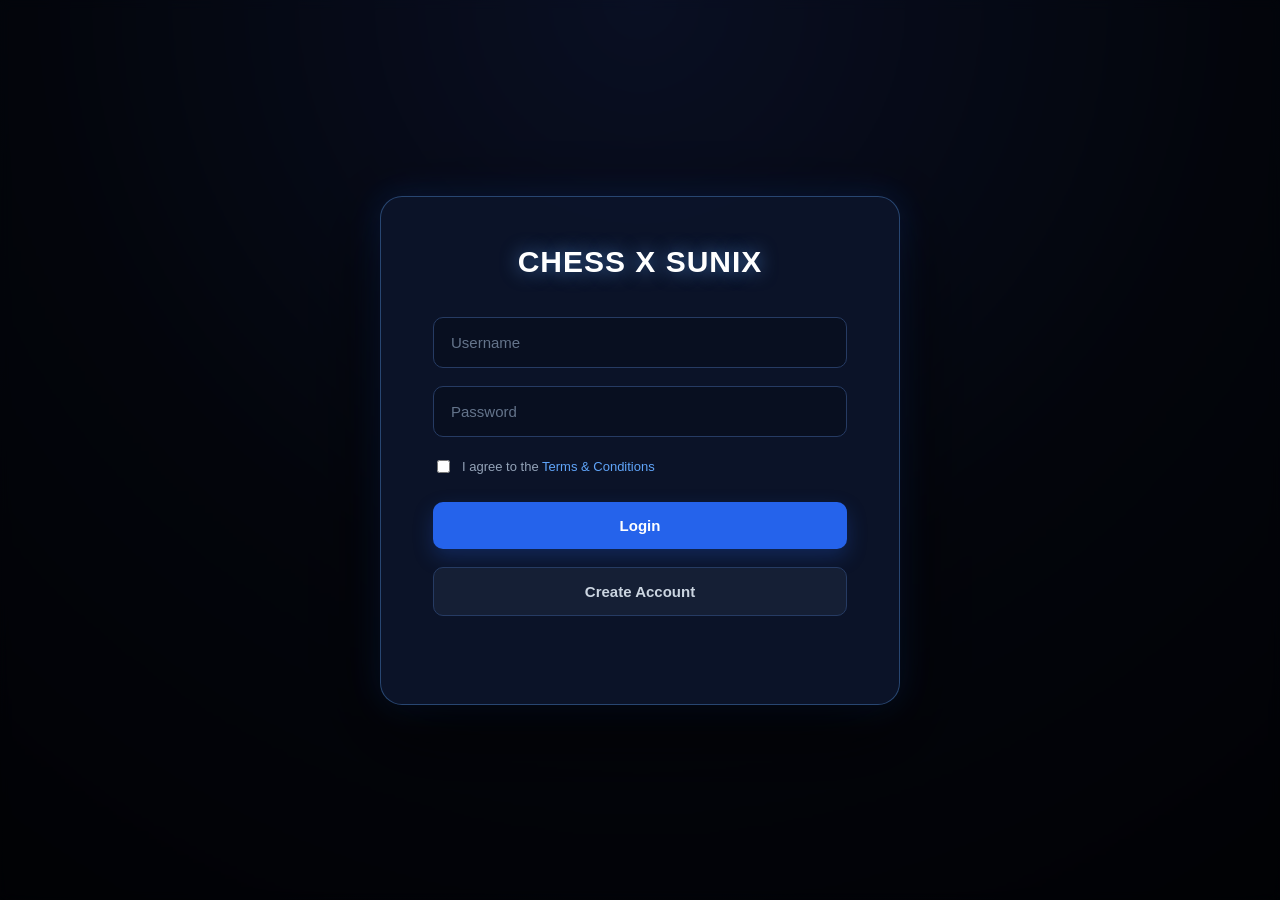
<file: accounts.html>
<!DOCTYPE html>
<html lang="en">

<head>

    <link rel="icon" type="image/png" href="favicon.png">

    <meta charset="UTF-8">
    <meta name="viewport" content="width=device-width, initial-scale=1.0">

    <title>Account — CHESS X SUNIX</title>

    <link rel="stylesheet" href="style.css">

</head>

<body>

<nav class="navbar">

    <div class="logo">
        CHESS X SUNIX
    </div>

    <div class="nav-links">

        <a href="index.html">Home</a>
        <a href="play.html">Play</a>
        <a href="puzzles.html">Puzzles</a>
        <a href="learn.html">Learn</a>
        <a href="tournaments.html">Tournaments</a>
        <a href="leaderboard.html">Leaderboard</a>
        <a href="accounts.html">Account</a>

    </div>

</nav>


<main class="account-page">

    <section class="account-card">

        <h1>Account</h1>

        <p id="account-welcome">
            Loading account...
        </p>


        <div class="account-section">

            <h2>👤 Profile</h2>

            <div class="account-info">

                <p>
                    <strong>Username:</strong>
                    <span id="account-username">Loading...</span>
                </p>

                <p>
                    <strong>User ID:</strong>
                    <span id="account-user-id">Loading...</span>
                </p>

                <p>
                    <strong>Account Level:</strong>
                    <span id="account-level">Loading...</span>
                </p>

            </div>

        </div>


        <div class="account-section">

            <h2>♟️ Chess Statistics</h2>

            <div class="account-stats">

                <div class="stat-card">
                    <strong id="account-rating">—</strong>
                    <span>Rating</span>
                </div>

                <div class="stat-card">
                    <strong id="account-games">—</strong>
                    <span>Games</span>
                </div>

                <div class="stat-card">
                    <strong id="account-wins">—</strong>
                    <span>Wins</span>
                </div>

                <div class="stat-card">
                    <strong id="account-losses">—</strong>
                    <span>Losses</span>
                </div>

                <div class="stat-card">
                    <strong id="account-draws">—</strong>
                    <span>Draws</span>
                </div>

            </div>

        </div>


        <div class="account-section">

            <h2>⚙️ Account</h2>

            <p>
                Account settings and CXSDB information
                will be added here.
            </p>

            <button onclick="logoutUser()">
                🚪 Log Out
            </button>

        </div>

    </section>

</main>


<script src="auth.js"></script>

<script>

    const user = getCurrentUser();


    if (!user) {

        window.location.href = "login.html";

    } else {

        document.getElementById(
            "account-welcome"
        ).textContent =
            "Welcome back, " + user.username + "!";


        document.getElementById(
            "account-username"
        ).textContent =
            user.username;


        document.getElementById(
            "account-user-id"
        ).textContent =
            user.id;


        /*
         * Account level will eventually come
         * directly from CXSDB_server.
         *
         * We do NOT determine ROOT from the
         * username in the browser.
         */

        const accountLevel =
            sessionStorage.getItem(
                "cxsdb_account_level"
            );


        document.getElementById(
            "account-level"
        ).textContent =
            accountLevel || "Loading...";

    }

</script>

</body>

</html>
</file>
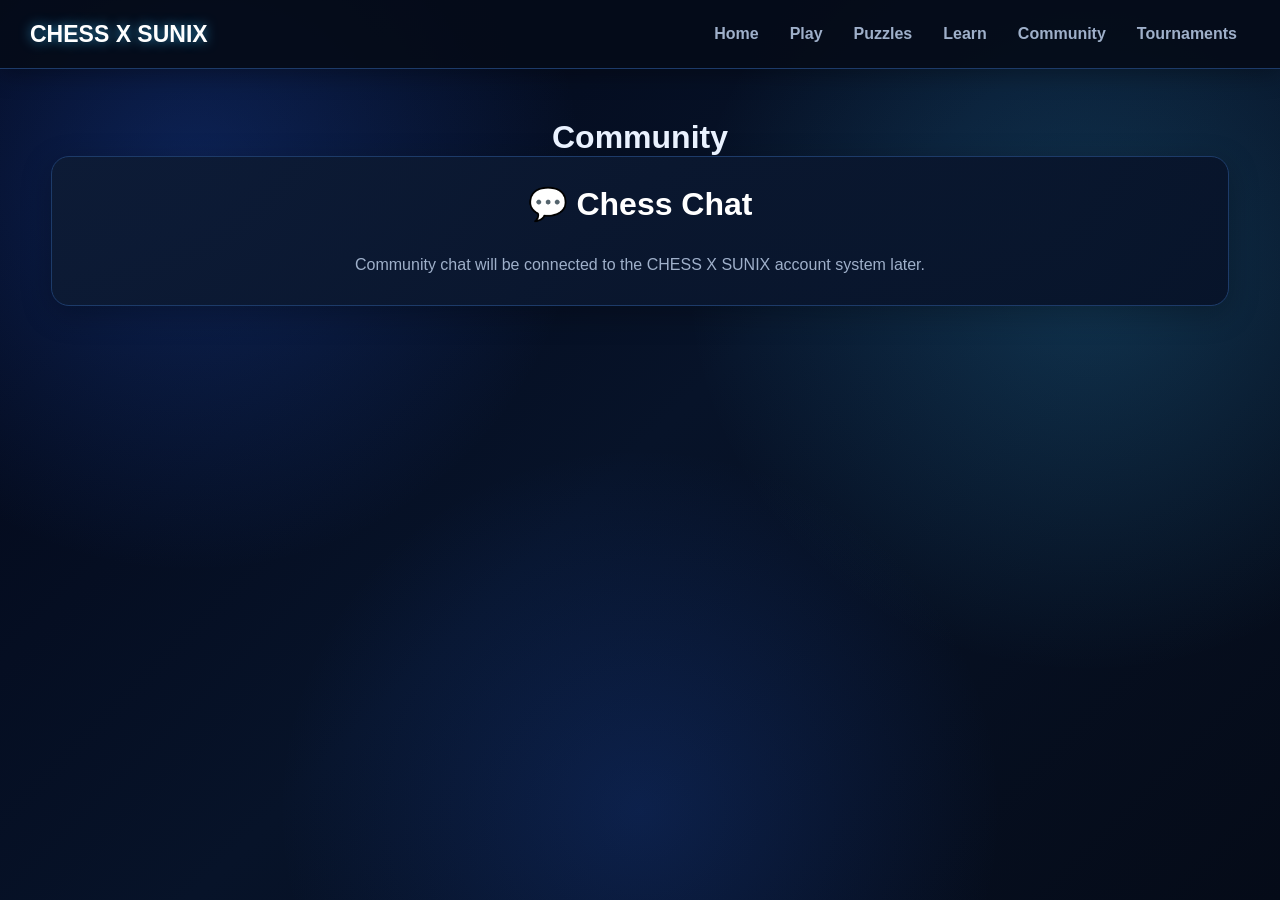
<file: community.html>
<!DOCTYPE html>
<html lang="en">

<head>

    <meta charset="UTF-8">
    <meta name="viewport" content="width=device-width, initial-scale=1.0">

    <title>Community — CHESS X SUNIX</title>

    <link rel="stylesheet" href="style.css">

</head>

<body>

<nav class="navbar">

    <div class="logo">CHESS X SUNIX</div>

    <div class="nav-links">

        <a href="index.html">Home</a>
        <a href="play.html">Play</a>
        <a href="puzzles.html">Puzzles</a>
        <a href="learn.html">Learn</a>
        <a href="community.html">Community</a>
        <a href="tournaments.html">Tournaments</a>

    </div>

</nav>


<main class="features">

    <h1>Community</h1>

    <div class="feature-card">

        <h2>💬 Chess Chat</h2>

        <p>
            Community chat will be connected to the CHESS X SUNIX
            account system later.
        </p>

    </div>

</main>

</body>

</html>
</file>
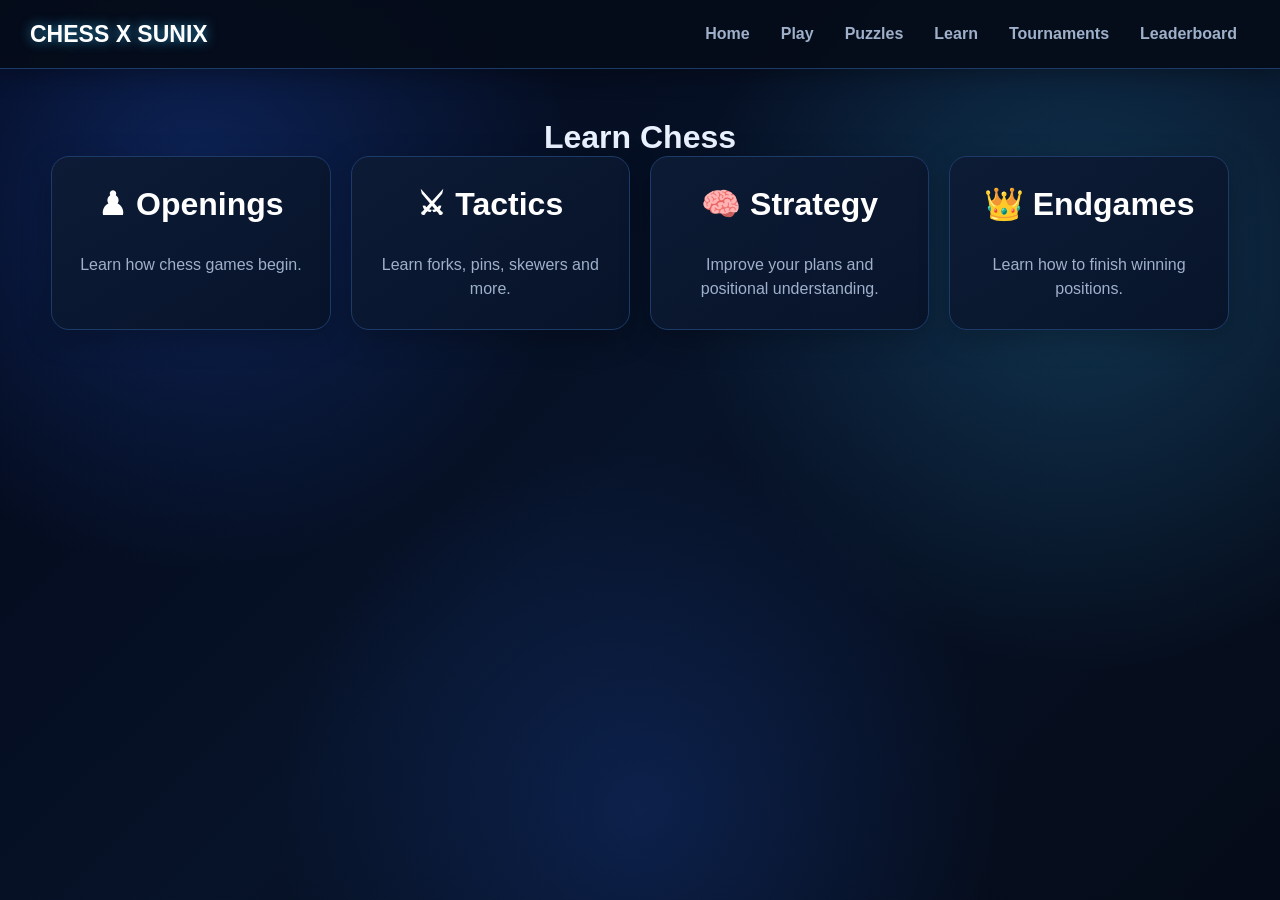
<file: learn.html>
<!DOCTYPE html>
<html lang="en">

<head>

    <link rel="icon" type="image/png" href="favicon.png">

    <meta charset="UTF-8">
    <meta name="viewport" content="width=device-width, initial-scale=1.0">

    <title>Learn — CHESS X SUNIX</title>

    <link rel="stylesheet" href="style.css">

</head>

<body>

<nav class="navbar">

    <div class="logo">CHESS X SUNIX</div>

    <div class="nav-links">

        <a href="index.html">Home</a>
        <a href="play.html">Play</a>
        <a href="puzzles.html">Puzzles</a>
        <a href="learn.html">Learn</a>
        <a href="tournaments.html">Tournaments</a>
        <a href="leaderboard.html">Leaderboard</a>

    </div>

</nav>


<main class="features">

    <h1>Learn Chess</h1>

    <div class="feature-grid">

        <div class="feature-card">
            <h2>♟ Openings</h2>
            <p>Learn how chess games begin.</p>
        </div>

        <div class="feature-card">
            <h2>⚔ Tactics</h2>
            <p>Learn forks, pins, skewers and more.</p>
        </div>

        <div class="feature-card">
            <h2>🧠 Strategy</h2>
            <p>Improve your plans and positional understanding.</p>
        </div>

        <div class="feature-card">
            <h2>👑 Endgames</h2>
            <p>Learn how to finish winning positions.</p>
        </div>

    </div>

</main>

</body>

</html>
</file>
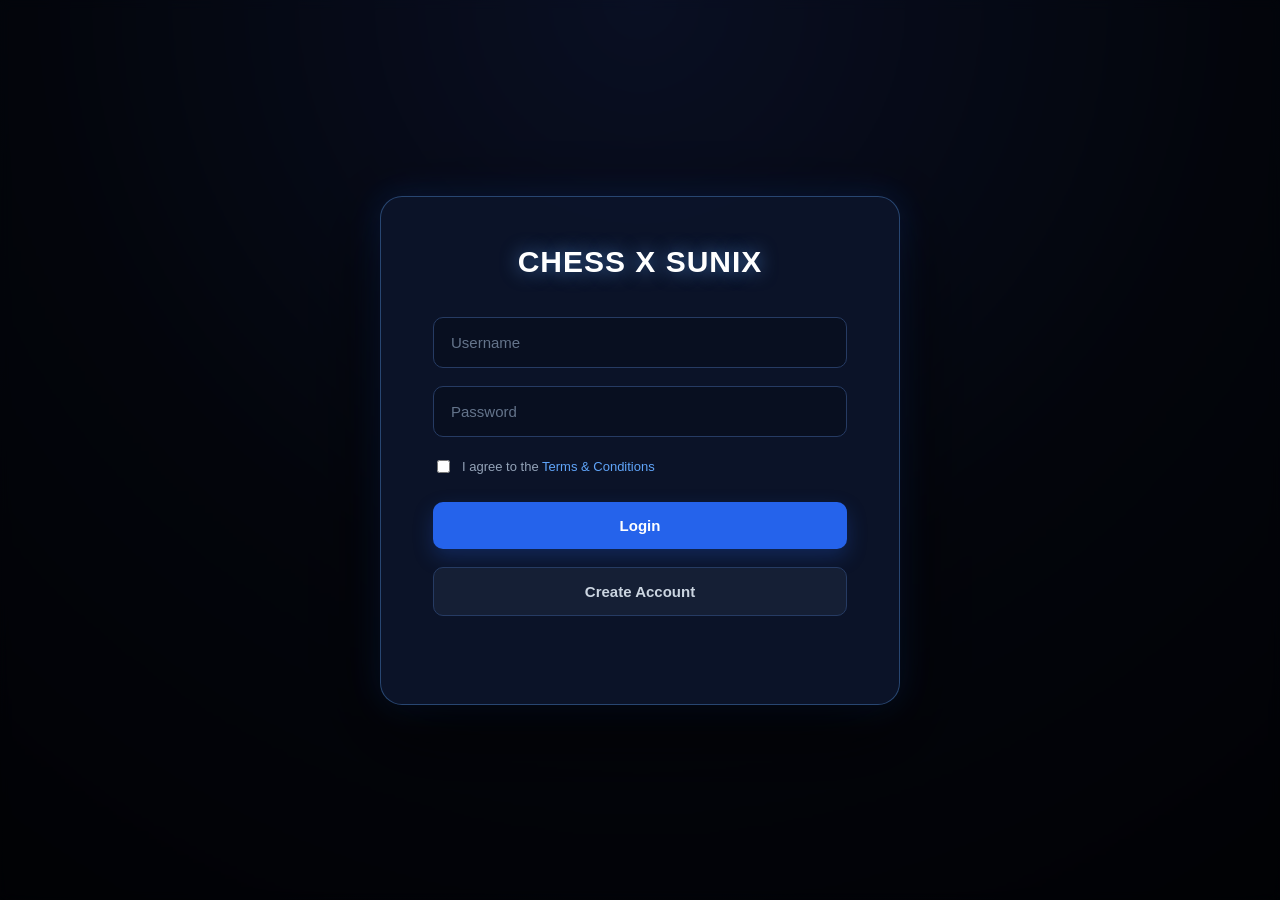
<file: login.html>
<!DOCTYPE html>
<html lang="en">

<head>

    <link rel="icon" type="image/png" href="favicon.png">

    <meta charset="UTF-8">

    <meta
        name="viewport"
        content="width=device-width, initial-scale=1.0"
    >

    <title>Login | CHESS X SUNIX</title>

    <link
        rel="stylesheet"
        href="login.css"
    >

</head>


<body>

    <div class="login-overlay">

        <main class="login-container">

            <section class="login-box">

                <h1>CHESS X SUNIX</h1>


                <form
                    id="loginForm"
                    method="post"
                >

                    <input
                        type="text"
                        id="username"
                        name="username"
                        placeholder="Username"
                        autocomplete="username"
                        maxlength="31"
                        required
                    >


                    <input
                        type="password"
                        id="password"
                        name="password"
                        placeholder="Password"
                        autocomplete="current-password"
                        required
                    >


                    <div class="terms-row">

                        <input
                            type="checkbox"
                            id="terms"
                            name="terms"
                        >

                        <label for="terms">

                            I agree to the
                            <a
                                href="terms.html"
                                target="_blank"
                                rel="noopener"
                            >
                                Terms & Conditions
                            </a>

                        </label>

                    </div>


                    <button
                        type="submit"
                        id="loginButton"
                    >
                        Login
                    </button>


                    <button
                        type="button"
                        id="createAccountButton"
                    >
                        Create Account
                    </button>

                </form>


                <div
                    id="loginMessage"
                    role="status"
                    aria-live="polite"
                ></div>

            </section>

        </main>

    </div>


    <script src="login.js"></script>

</body>

</html>
</file>
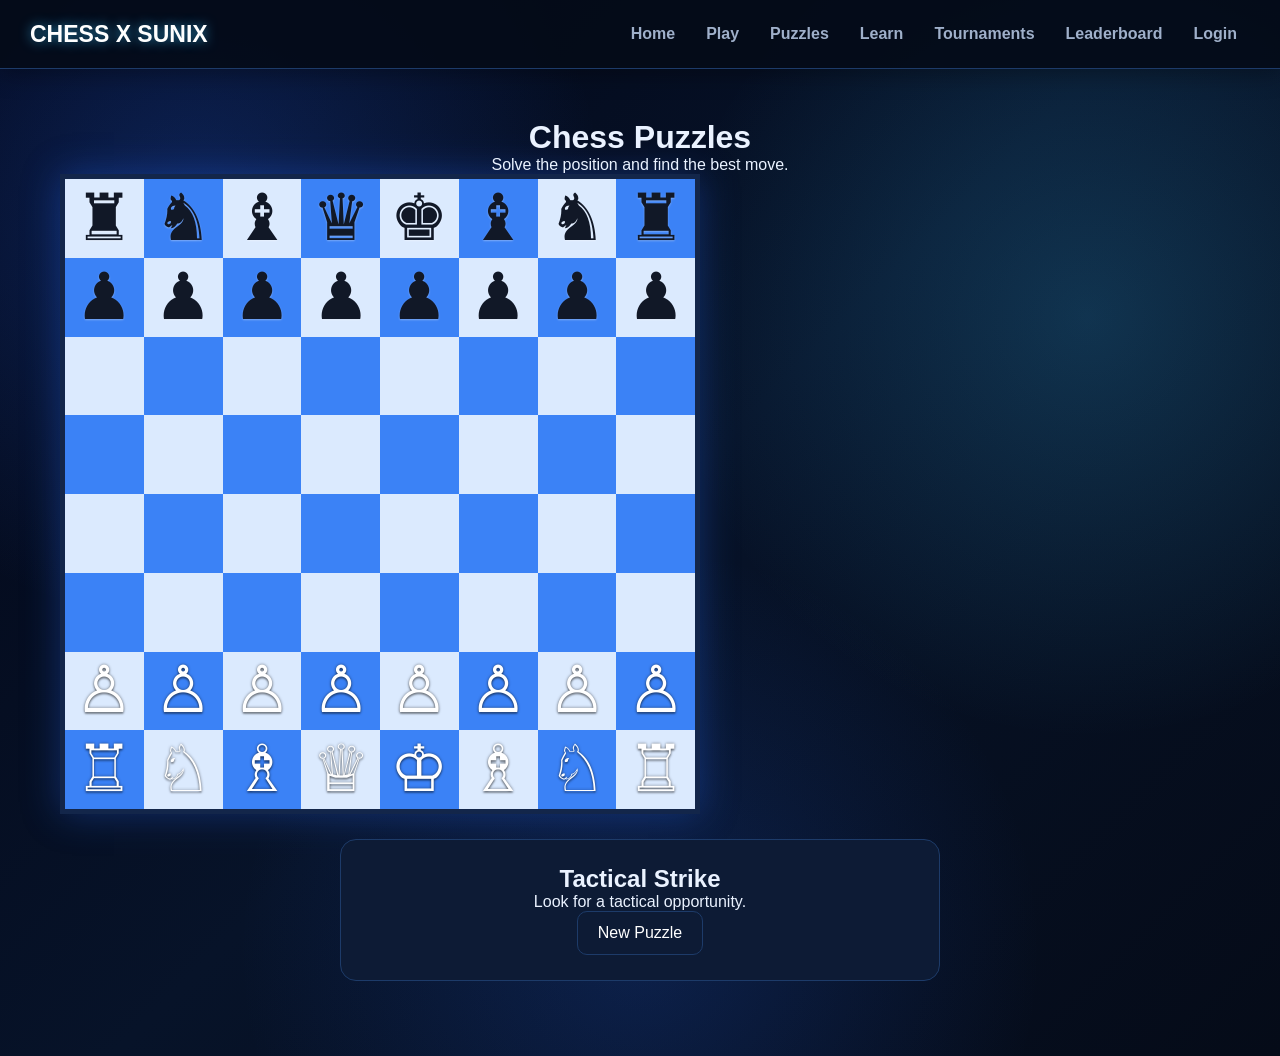
<file: puzzles.html>
<!DOCTYPE html>
<html lang="en">

<head>

    <link rel="icon" type="image/png" href="favicon.png">

    <meta charset="UTF-8">
    <meta name="viewport" content="width=device-width, initial-scale=1.0">

    <title>Puzzles — CHESS X SUNIX</title>

    <link rel="stylesheet" href="style.css">
    <link rel="stylesheet" href="chess.css">

</head>

<body>

<nav class="navbar">

    <div class="logo">
        CHESS X SUNIX
    </div>

    <div class="nav-links">

        <a href="index.html">Home</a>
        <a href="play.html">Play</a>
        <a href="puzzles.html">Puzzles</a>
        <a href="learn.html">Learn</a>
        <a href="tournaments.html">Tournaments</a>
        <a href="leaderboard.html">Leaderboard</a>
        <a href="login.html">Login</a>

    </div>

</nav>


<main class="chess-page">

    <h1>Chess Puzzles</h1>

    <p>Solve the position and find the best move.</p>

    <div id="puzzle-board"></div>

    <div class="puzzle-panel">

        <h2 id="puzzle-title">
            Puzzle #1
        </h2>

        <p id="puzzle-status">
            Find the best move.
        </p>

        <button onclick="loadPuzzle()">
            New Puzzle
        </button>

    </div>

</main>


<script src="chess.js"></script>
<script src="board.js"></script>
<script src="puzzle.js"></script>
<script src="puzzles.js"></script>

</body>

</html>
</file>
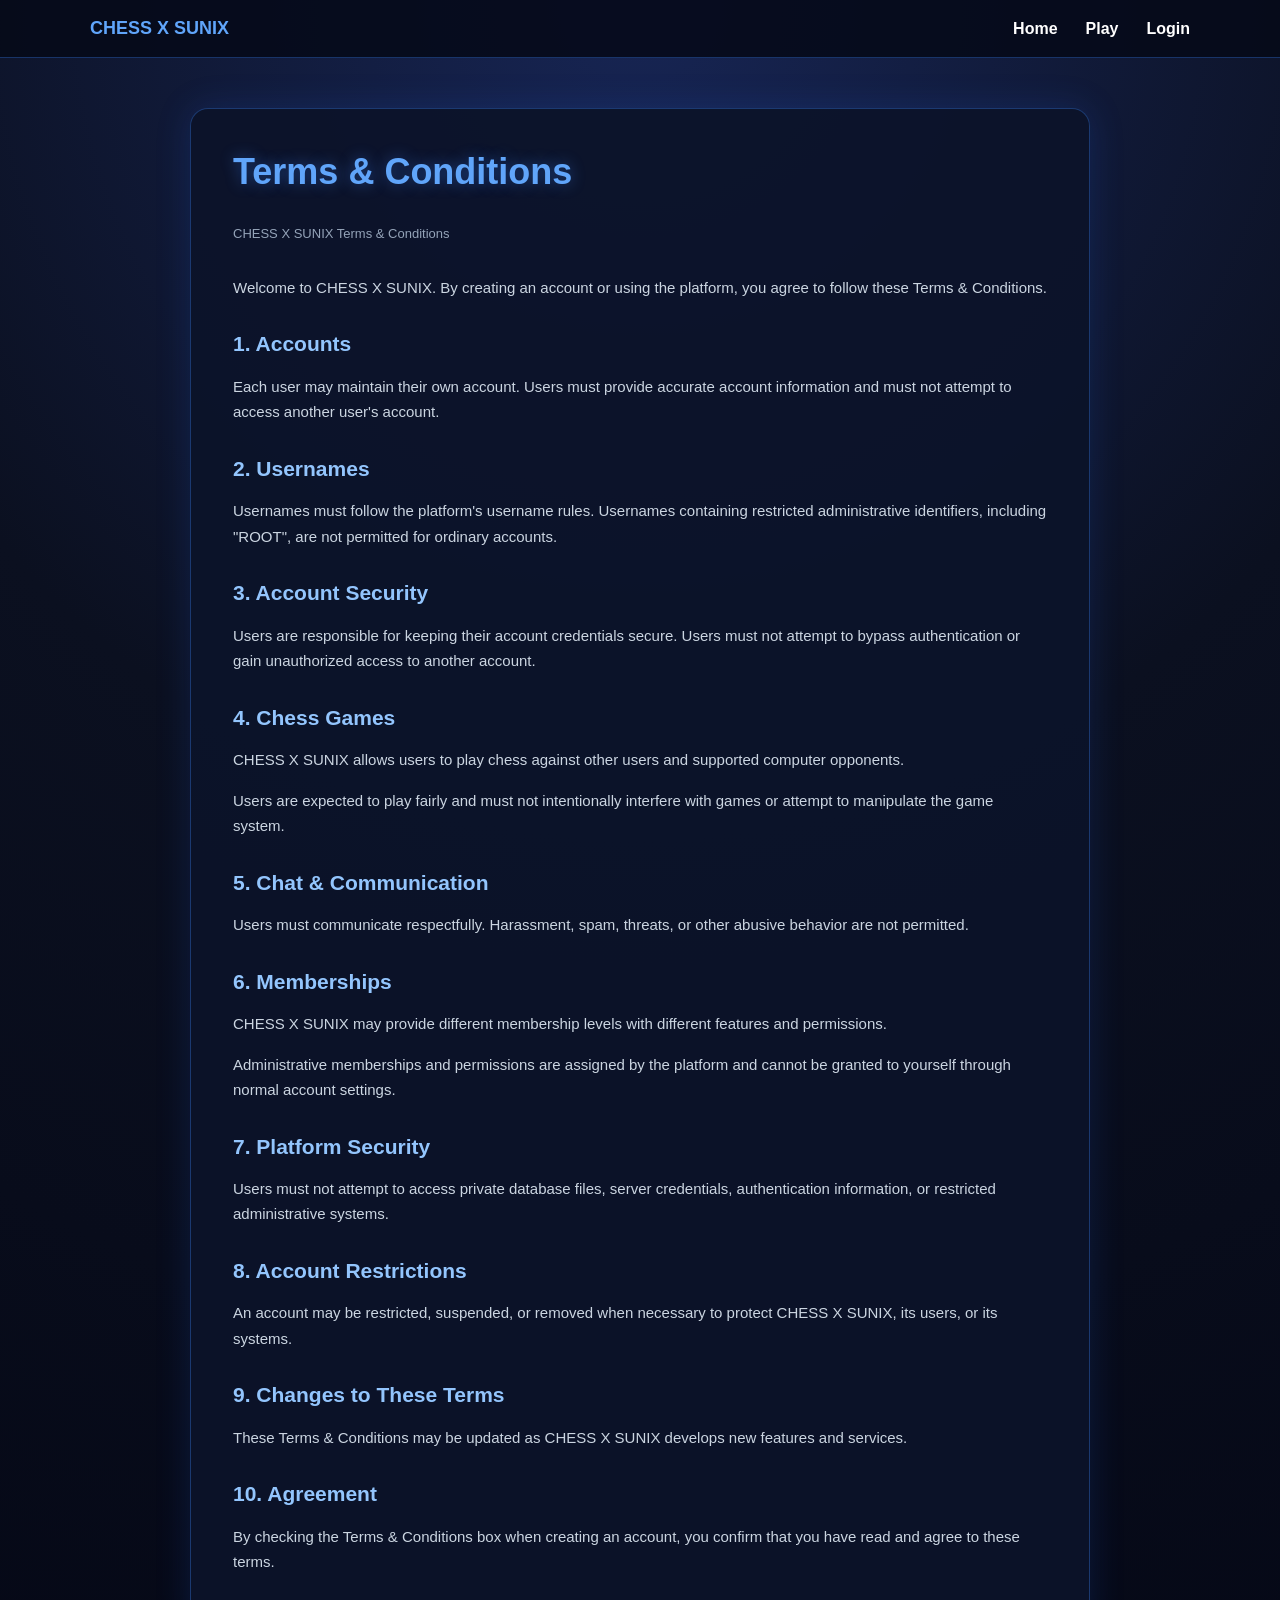
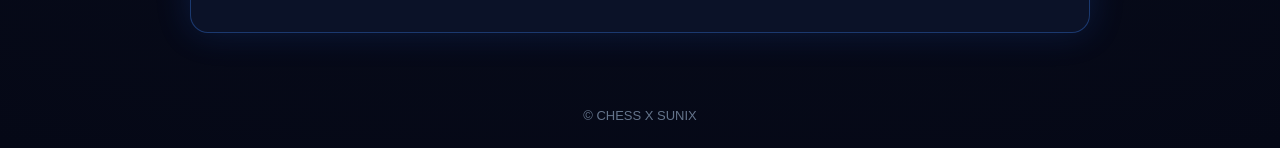
<file: terms.html>
<!DOCTYPE html>
<html lang="en">

<head>

    <link rel="icon" type="image/png" href="favicon.png">

    <meta charset="UTF-8">

    <meta
        name="viewport"
        content="width=device-width, initial-scale=1.0"
    >

    <title>Terms & Conditions | CHESS X SUNIX</title>


    <style>

        * {
            box-sizing: border-box;
        }


        body {
            margin: 0;
            min-height: 100vh;

            font-family:
                Arial,
                Helvetica,
                sans-serif;

            background:
                radial-gradient(
                    circle at top,
                    #172554 0%,
                    #0b1020 45%,
                    #050816 100%
                );

            color: #ffffff;
        }


        header {
            width: 100%;

            padding: 18px 30px;

            background:
                rgba(5, 10, 25, 0.88);

            border-bottom:
                1px solid
                rgba(59, 130, 246, 0.35);
        }


        nav {
            max-width: 1100px;

            margin: auto;

            display: flex;

            align-items: center;

            gap: 28px;

            flex-wrap: wrap;
        }


        nav a {
            color: #ffffff;

            text-decoration: none;

            font-weight: 600;

            transition:
                color 0.2s ease,
                text-shadow 0.2s ease;
        }


        nav a:hover {
            color: #60a5fa;

            text-shadow:
                0 0 12px
                rgba(59, 130, 246, 0.8);
        }


        .brand {
            font-size: 18px;

            margin-right: auto;

            color: #60a5fa;
        }


        main {
            width: 100%;

            padding: 50px 20px;
        }


        .terms-box {
            max-width: 900px;

            margin: auto;

            padding: 42px;

            background:
                rgba(12, 20, 42, 0.94);

            border:
                1px solid
                rgba(59, 130, 246, 0.35);

            border-radius: 18px;

            box-shadow:
                0 0 35px
                rgba(37, 99, 235, 0.18);
        }


        h1 {
            margin-top: 0;

            color: #60a5fa;

            font-size: 36px;

            text-shadow:
                0 0 15px
                rgba(59, 130, 246, 0.45);
        }


        .updated {
            color: #94a3b8;

            font-size: 13px;

            margin-bottom: 30px;
        }


        h2 {
            margin-top: 32px;

            color: #93c5fd;

            font-size: 21px;
        }


        p {
            color: #cbd5e1;

            line-height: 1.7;

            font-size: 15px;
        }


        ul {
            color: #cbd5e1;

            line-height: 1.8;
        }


        li {
            margin-bottom: 6px;
        }


        a {
            color: #60a5fa;
        }


        footer {
            text-align: center;

            padding: 25px;

            color: #64748b;

            font-size: 13px;
        }


        @media (max-width: 650px) {

            header {
                padding: 16px;
            }


            nav {
                gap: 16px;
            }


            .brand {
                width: 100%;

                margin-right: 0;
            }


            main {
                padding: 25px 12px;
            }


            .terms-box {
                padding: 25px 20px;
            }


            h1 {
                font-size: 28px;
            }

        }

    </style>

</head>


<body>


    <header>

        <nav>

            <a
                class="brand"
                href="home.html"
            >
                CHESS X SUNIX
            </a>

            <a href="home.html">
                Home
            </a>

            <a href="play.html">
                Play
            </a>

            <a href="login.html">
                Login
            </a>

        </nav>

    </header>


    <main>

        <section class="terms-box">

            <h1>
                Terms & Conditions
            </h1>

            <p class="updated">
                CHESS X SUNIX Terms & Conditions
            </p>


            <p>
                Welcome to CHESS X SUNIX. By creating an
                account or using the platform, you agree to
                follow these Terms & Conditions.
            </p>


            <h2>
                1. Accounts
            </h2>

            <p>
                Each user may maintain their own account.
                Users must provide accurate account
                information and must not attempt to access
                another user's account.
            </p>


            <h2>
                2. Usernames
            </h2>

            <p>
                Usernames must follow the platform's
                username rules. Usernames containing
                restricted administrative identifiers,
                including "ROOT", are not permitted for
                ordinary accounts.
            </p>


            <h2>
                3. Account Security
            </h2>

            <p>
                Users are responsible for keeping their
                account credentials secure. Users must not
                attempt to bypass authentication or gain
                unauthorized access to another account.
            </p>


            <h2>
                4. Chess Games
            </h2>

            <p>
                CHESS X SUNIX allows users to play chess
                against other users and supported computer
                opponents.
            </p>

            <p>
                Users are expected to play fairly and must
                not intentionally interfere with games or
                attempt to manipulate the game system.
            </p>


            <h2>
                5. Chat & Communication
            </h2>

            <p>
                Users must communicate respectfully.
                Harassment, spam, threats, or other abusive
                behavior are not permitted.
            </p>


            <h2>
                6. Memberships
            </h2>

            <p>
                CHESS X SUNIX may provide different
                membership levels with different features
                and permissions.
            </p>

            <p>
                Administrative memberships and permissions
                are assigned by the platform and cannot be
                granted to yourself through normal account
                settings.
            </p>


            <h2>
                7. Platform Security
            </h2>

            <p>
                Users must not attempt to access private
                database files, server credentials,
                authentication information, or restricted
                administrative systems.
            </p>


            <h2>
                8. Account Restrictions
            </h2>

            <p>
                An account may be restricted, suspended, or
                removed when necessary to protect CHESS X
                SUNIX, its users, or its systems.
            </p>


            <h2>
                9. Changes to These Terms
            </h2>

            <p>
                These Terms & Conditions may be updated as
                CHESS X SUNIX develops new features and
                services.
            </p>


            <h2>
                10. Agreement
            </h2>

            <p>
                By checking the Terms & Conditions box when
                creating an account, you confirm that you
                have read and agree to these terms.
            </p>

        </section>

    </main>


    <footer>

        © CHESS X SUNIX

    </footer>


</body>

</html>
</file>
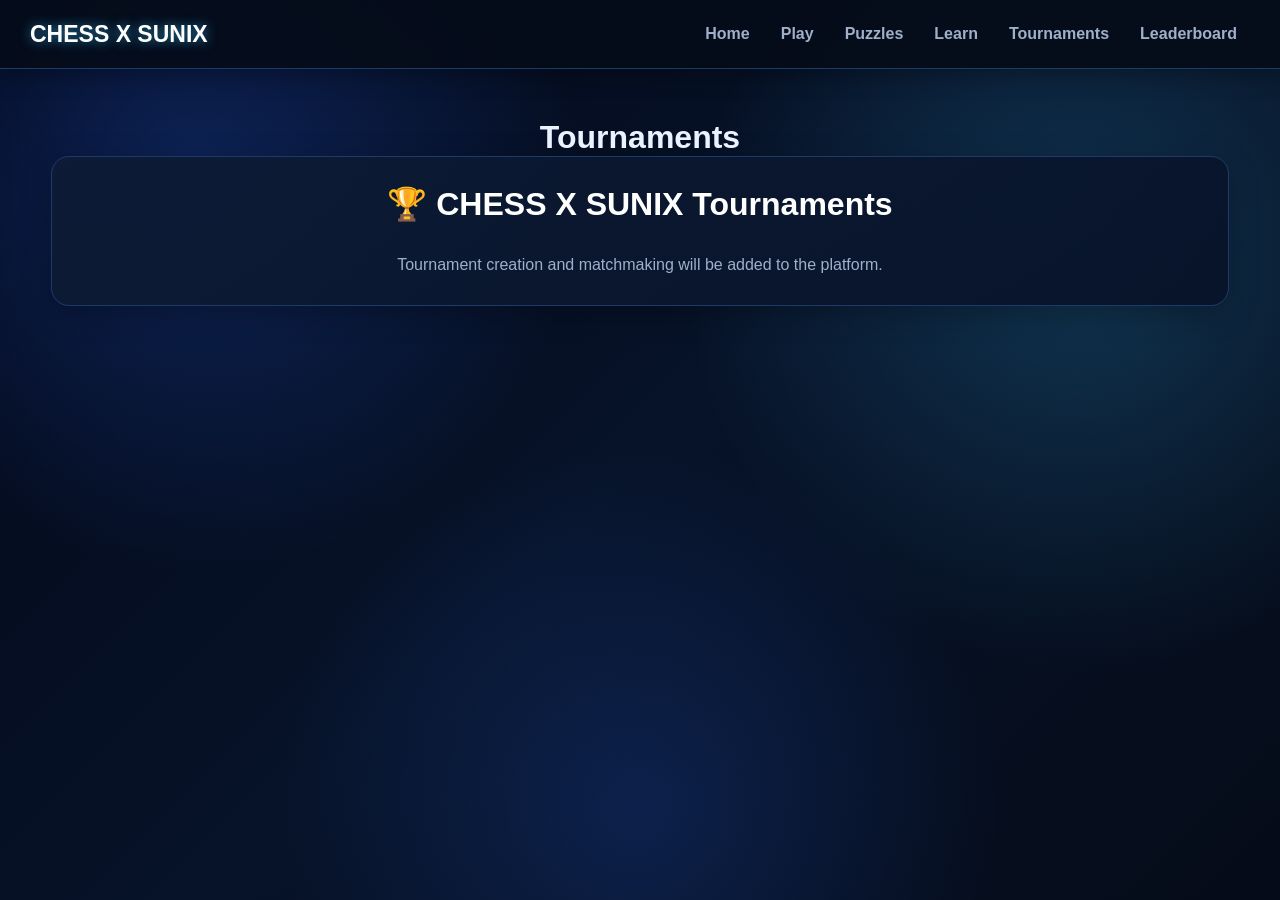
<file: tournaments.html>
<!DOCTYPE html>
<html lang="en">

<head>

    <link rel="icon" type="image/png" href="favicon.png">

    <meta charset="UTF-8">
    <meta name="viewport" content="width=device-width, initial-scale=1.0">

    <title>Tournaments — CHESS X SUNIX</title>

    <link rel="stylesheet" href="style.css">

</head>

<body>

<nav class="navbar">

    <div class="logo">CHESS X SUNIX</div>

    <div class="nav-links">

        <a href="index.html">Home</a>
        <a href="play.html">Play</a>
        <a href="puzzles.html">Puzzles</a>
        <a href="learn.html">Learn</a>
        <a href="tournaments.html">Tournaments</a>
        <a href="leaderboard.html">Leaderboard</a>

    </div>

</nav>


<main class="features">

    <h1>Tournaments</h1>

    <div class="feature-card">

        <h2>🏆 CHESS X SUNIX Tournaments</h2>

        <p>
            Tournament creation and matchmaking will be added
            to the platform.
        </p>

    </div>

</main>

</body>

</html>
</file>
<file: style.css>
/* =========================================
   CHESS X SUNIX — V3
   MAIN STYLES
========================================= */

* {
    margin: 0;
    padding: 0;
    box-sizing: border-box;
}

:root {
    --background: #050b18;
    --background-light: #0b1730;

    --panel: #0d1b35;
    --panel-light: #13264a;

    --blue: #2563eb;
    --blue-light: #38bdf8;
    --blue-glow: #60a5fa;

    --white: #ffffff;
    --text: #eaf2ff;
    --muted: #9fb0ca;

    --border: #1d3b69;
}


/* =========================================
   BODY
========================================= */

body {
    font-family: Arial, sans-serif;

    color: var(--text);

    min-height: 100vh;

    overflow-x: hidden;

    background:
        radial-gradient(
            circle at 15% 20%,
            rgba(37, 99, 235, 0.28),
            transparent 30%
        ),
        radial-gradient(
            circle at 85% 30%,
            rgba(56, 189, 248, 0.20),
            transparent 32%
        ),
        radial-gradient(
            circle at 50% 90%,
            rgba(37, 99, 235, 0.20),
            transparent 35%
        ),
        linear-gradient(
            135deg,
            #020617,
            #071329,
            #050b18
        );
}


/* =========================================
   NAVBAR
========================================= */

.navbar {
    display: flex;

    align-items: center;

    gap: 25px;

    padding: 15px 30px;

    background:
        rgba(5, 11, 24, 0.92);

    border-bottom:
        1px solid var(--border);

    box-shadow:
        0 4px 25px rgba(0, 0, 0, 0.35);

    position: sticky;

    top: 0;

    z-index: 100;
}


/* =========================================
   LOGO
========================================= */

.logo {
    font-size: 23px;

    font-weight: bold;

    color: var(--white);

    white-space: nowrap;

    text-shadow:
        0 0 12px
        rgba(56, 189, 248, 0.7);
}


/* =========================================
   NAV LINKS
========================================= */

.nav-links {
    display: flex;

    align-items: center;

    gap: 5px;

    margin-left: auto;
}

.nav-links a {
    color: var(--muted);

    text-decoration: none;

    padding: 10px 13px;

    border-radius: 10px;

    font-weight: bold;

    transition:
        background 0.2s,
        color 0.2s;
}

.nav-links a:hover {
    color: var(--white);

    background:
        rgba(37, 99, 235, 0.25);
}


/* =========================================
   HERO
========================================= */

.hero {
    min-height: 480px;

    display: flex;

    justify-content: center;

    align-items: center;

    text-align: center;

    padding: 60px 20px;

    background:
        radial-gradient(
            ellipse at center,
            rgba(37, 99, 235, 0.22),
            transparent 60%
        );
}


.hero-content {
    max-width: 800px;
}


.hero h1 {
    font-size: clamp(42px, 8vw, 76px);

    margin-bottom: 15px;

    color: var(--white);

    text-shadow:
        0 0 15px
        rgba(56, 189, 248, 0.55),
        0 0 40px
        rgba(37, 99, 235, 0.35);
}


.hero p {
    color: var(--muted);

    font-size: 20px;

    margin-bottom: 8px;
}


/* =========================================
   HERO BUTTONS
========================================= */

.hero-buttons {
    display: flex;

    justify-content: center;

    gap: 15px;

    margin-top: 30px;

    flex-wrap: wrap;
}


.primary-button,
.secondary-button {
    display: inline-block;

    padding: 13px 25px;

    border-radius: 12px;

    text-decoration: none;

    font-weight: bold;

    transition:
        transform 0.2s,
        box-shadow 0.2s;
}


.primary-button {
    background:
        linear-gradient(
            135deg,
            #2563eb,
            #38bdf8
        );

    color: white;

    box-shadow:
        0 0 20px
        rgba(37, 99, 235, 0.35);
}


.secondary-button {
    background:
        var(--panel);

    color: var(--blue-light);

    border:
        1px solid var(--border);
}


.primary-button:hover,
.secondary-button:hover {
    transform: translateY(-3px);

    box-shadow:
        0 8px 25px
        rgba(37, 99, 235, 0.3);
}


/* =========================================
   FEATURES
========================================= */

.features {
    width: min(1200px, 92%);

    margin: 0 auto;

    padding: 50px 0 80px;

    text-align: center;
}


.features h2 {
    font-size: 32px;

    margin-bottom: 30px;

    color: var(--white);
}


/* =========================================
   FEATURE GRID
========================================= */

.feature-grid {
    display: grid;

    grid-template-columns:
        repeat(auto-fit, minmax(230px, 1fr));

    gap: 20px;
}


/* =========================================
   FEATURE CARD
========================================= */

.feature-card {
    padding: 28px 20px;

    background:
        linear-gradient(
            145deg,
            rgba(13, 27, 53, 0.95),
            rgba(7, 19, 41, 0.95)
        );

    border:
        1px solid var(--border);

    border-radius: 18px;

    text-decoration: none;

    color: var(--text);

    box-shadow:
        0 8px 30px
        rgba(0, 0, 0, 0.25);

    transition:
        transform 0.2s,
        border-color 0.2s,
        box-shadow 0.2s;
}


.feature-card:hover {
    transform: translateY(-5px);

    border-color:
        var(--blue-light);

    box-shadow:
        0 10px 35px
        rgba(37, 99, 235, 0.25);
}


.feature-icon {
    font-size: 40px;

    margin-bottom: 15px;
}


.feature-card h3 {
    font-size: 22px;

    margin-bottom: 10px;
}


.feature-card p {
    color: var(--muted);

    line-height: 1.5;
}


/* =========================================
   FOOTER
========================================= */

footer {
    padding: 30px;

    text-align: center;

    border-top:
        1px solid var(--border);

    background:
        rgba(2, 6, 23, 0.8);

    color: var(--muted);

    line-height: 1.8;
}


/* =========================================
   MOBILE
========================================= */

@media (max-width: 800px) {

    .navbar {
        flex-direction: column;

        gap: 12px;

        padding: 15px;
    }

    .nav-links {
        margin-left: 0;

        flex-wrap: wrap;

        justify-content: center;
    }

    .hero {
        min-height: 420px;
    }

    .hero h1 {
        font-size: 44px;
    }

}
</file>
<file: login.css>
* {
    box-sizing: border-box;
}


body {
    margin: 0;
    min-height: 100vh;

    font-family:
        Arial,
        Helvetica,
        sans-serif;

    background:
        radial-gradient(
            circle at top,
            #172554,
            #080d1c 55%,
            #03050c
        );

    color: white;
}


/* Floating page overlay */

.login-overlay {
    position: fixed;

    inset: 0;

    display: flex;

    align-items: center;

    justify-content: center;

    padding: 30px;

    background:
        rgba(0, 0, 0, 0.58);

    backdrop-filter:
        blur(5px);
}


/* Large floating box */

.login-container {
    width: 100%;

    max-width: 520px;
}


.login-box {
    width: 100%;

    padding: 48px 52px;

    background:
        rgba(12, 20, 42, 0.97);

    border:
        1px solid
        rgba(96, 165, 250, 0.35);

    border-radius: 22px;

    box-shadow:
        0 25px 80px
        rgba(0, 0, 0, 0.65),
        0 0 35px
        rgba(37, 99, 235, 0.2);
}


/* Only heading */

h1 {
    margin: 0 0 38px;

    text-align: center;

    font-size: 30px;

    letter-spacing: 1px;

    color: #ffffff;

    text-shadow:
        0 0 18px
        rgba(96, 165, 250, 0.65);
}


form {
    display: flex;

    flex-direction: column;

    gap: 18px;
}


input[type="text"],
input[type="password"] {
    width: 100%;

    padding: 16px 17px;

    border: 1px solid #263b63;

    border-radius: 10px;

    outline: none;

    background: #080f20;

    color: white;

    font-size: 15px;

    transition:
        border-color 0.2s,
        box-shadow 0.2s;
}


input[type="text"]:focus,
input[type="password"]:focus {
    border-color: #3b82f6;

    box-shadow:
        0 0 12px
        rgba(59, 130, 246, 0.25);
}


input::placeholder {
    color: #64748b;
}


.terms-row {
    display: flex;

    align-items: center;

    gap: 9px;

    margin-top: 2px;

    color: #94a3b8;

    font-size: 13px;
}


.terms-row input {
    accent-color: #3b82f6;
}


.terms-row a {
    color: #60a5fa;

    text-decoration: none;
}


.terms-row a:hover {
    text-decoration: underline;
}


button {
    width: 100%;

    padding: 15px;

    border: none;

    border-radius: 10px;

    font-size: 15px;

    font-weight: 600;

    cursor: pointer;

    transition:
        transform 0.15s,
        box-shadow 0.2s,
        opacity 0.2s;
}


#loginButton {
    margin-top: 8px;

    background: #2563eb;

    color: white;

    box-shadow:
        0 8px 20px
        rgba(37, 99, 235, 0.25);
}


#loginButton:hover {
    transform: translateY(-1px);

    box-shadow:
        0 10px 25px
        rgba(37, 99, 235, 0.4);
}


#createAccountButton {
    background: #151f35;

    color: #cbd5e1;

    border:
        1px solid #263b63;
}


#createAccountButton:hover {
    background: #1b2945;
}


button:disabled {
    opacity: 0.6;

    cursor: not-allowed;
}


#loginMessage {
    min-height: 22px;

    margin-top: 18px;

    text-align: center;

    color: #94a3b8;

    font-size: 14px;
}


@media (max-width: 600px) {

    .login-overlay {
        padding: 18px;
    }


    .login-box {
        padding: 38px 25px;
    }


    h1 {
        font-size: 25px;
    }

}
</file>
<file: chess.css>
.chess-page {
    width: min(1200px, 94%);
    margin: auto;
    padding: 50px 20px;
    text-align: center;
}

.game-menu {
    margin-bottom: 35px;
}

.game-menu h1 {
    font-size: 42px;
    margin-bottom: 10px;
}

.game-buttons {
    display: flex;
    justify-content: center;
    gap: 12px;
    flex-wrap: wrap;
    margin-top: 25px;
}

.game-buttons button,
.puzzle-panel button {
    border: 1px solid #1d3b69;
    background: #0d1b35;
    color: white;
    padding: 12px 20px;
    border-radius: 10px;
    cursor: pointer;
    font-size: 16px;
}

.game-buttons button:hover,
.puzzle-panel button:hover {
    background: #2563eb;
}


/* =========================================
   CHESS BOARD
========================================= */

.board-area {
    display: flex;
    flex-direction: column;
    align-items: center;
}


#chess-board,
#puzzle-board {

    width: min(80vw, 640px);
    height: min(80vw, 640px);

    display: grid;

    grid-template-columns:
        repeat(8, 1fr);

    grid-template-rows:
        repeat(8, 1fr);

    border: 5px solid #13264a;

    box-shadow:
        0 0 35px rgba(37, 99, 235, 0.35);

    overflow: hidden;
}


.square {

    display: flex;

    justify-content: center;

    align-items: center;

    position: relative;

    cursor: pointer;

    user-select: none;

    min-width: 0;
    min-height: 0;
}


.light-square {
    background: #dbeafe;
}


.dark-square {
    background: #3b82f6;
}


/* =========================================
   CHESS PIECES
========================================= */

.chess-piece {

    font-family:
        "Segoe UI Symbol",
        "Noto Sans Symbols 2",
        serif;

    font-size:
        clamp(32px, 7vw, 65px);

    line-height: 1;

    pointer-events: none;

    position: relative;

    z-index: 2;
}


/* WHITE PIECES */

.white-piece {

    color: #ffffff;

    text-shadow:
        0 2px 2px rgba(0, 0, 0, 0.35),
        0 0 3px rgba(0, 0, 0, 0.5);
}


/* BLACK PIECES */

.black-piece {

    color: #111827;

    text-shadow:
        0 1px 2px rgba(255, 255, 255, 0.35);
}


/* =========================================
   SELECTION
========================================= */

.selected-square {

    box-shadow:
        inset 0 0 0 5px #facc15;
}


/* LEGAL MOVE */

.legal-target {

    box-shadow:
        inset 0 0 0 5px
        rgba(250, 204, 21, 0.75);
}


#game-status {

    margin-top: 20px;

    color: #9fb0ca;

    font-size: 18px;
}


.game-icon {
    font-size: 45px;
    margin-bottom: 15px;
}


.puzzle-panel {

    margin: 25px auto;

    max-width: 600px;

    padding: 25px;

    background: #0d1b35;

    border: 1px solid #1d3b69;

    border-radius: 16px;
}
</file>
